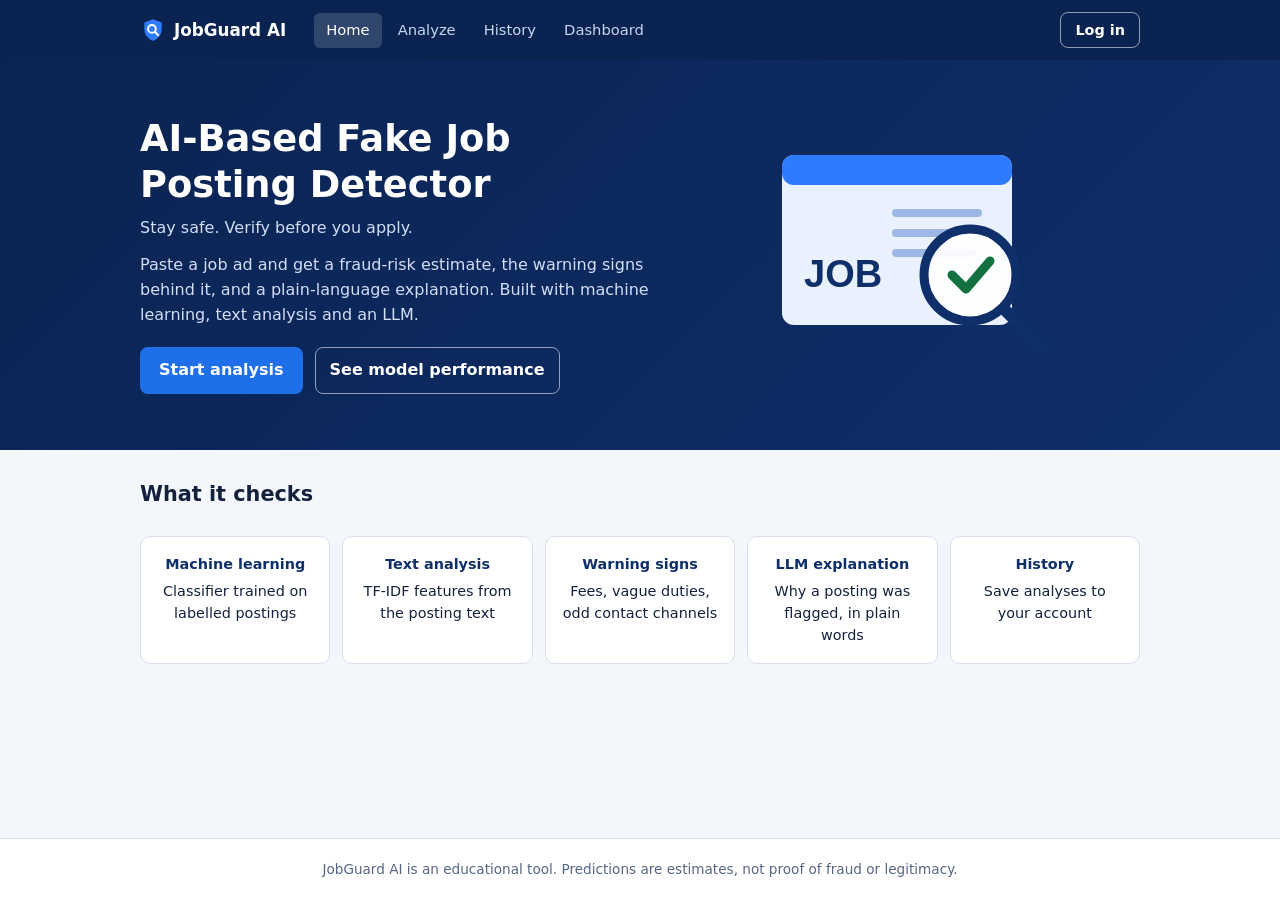
<file: AI-fake job posting detector/frontend/index.html>
<!doctype html>
<html lang="en">
<head>
  <meta charset="utf-8">
  <meta name="viewport" content="width=device-width, initial-scale=1">
  <title>Fake job posting detector · JobGuard AI</title>
  <meta name="description" content="AI-based fake job posting detector: check a job ad for scam warning signs.">
  <link rel="stylesheet" href="css/style.css">
  <link rel="stylesheet" href="css/responsive.css">
</head>
<body data-page="home">
  <header class="site-header" id="site-header"></header>
  <section class="hero">
    <div class="inner">
      <div>
        <h1>AI-Based Fake Job Posting Detector</h1>
        <p>Stay safe. Verify before you apply.</p>
        <p>Paste a job ad and get a fraud-risk estimate, the warning signs behind it, and a plain-language explanation. Built with machine learning, text analysis and an LLM.</p>
        <div class="actions"><a class="btn" href="analyze.html">Start analysis</a><a class="btn ghost" href="dashboard.html">See model performance</a></div>
      </div>
      <svg viewBox="0 0 360 260" role="img" aria-label="A job posting being checked with a magnifying glass">
        <rect x="40" y="30" width="230" height="170" rx="12" fill="#e9f1ff"/>
        <rect x="40" y="30" width="230" height="30" rx="12" fill="#2f7bff"/>
        <text x="62" y="162" font-size="38" font-weight="700" fill="#0f2f6b" font-family="sans-serif">JOB</text>
        <rect x="150" y="84" width="90" height="8" rx="4" fill="#9db8e6"/><rect x="150" y="104" width="72" height="8" rx="4" fill="#9db8e6"/><rect x="150" y="124" width="84" height="8" rx="4" fill="#9db8e6"/>
        <circle cx="228" cy="150" r="46" fill="#fff" fill-opacity=".92" stroke="#0f2f6b" stroke-width="9"/>
        <path d="m262 184 38 38" stroke="#0f2f6b" stroke-width="12" stroke-linecap="round"/>
        <path d="m210 150 14 14 24-28" fill="none" stroke="#12713f" stroke-width="9" stroke-linecap="round" stroke-linejoin="round"/>
      </svg>
    </div>
  </section>
  <main id="main">
    <h2>What it checks</h2>
    <div class="features">
      <div class="feature"><strong>Machine learning</strong>Classifier trained on labelled postings</div>
      <div class="feature"><strong>Text analysis</strong>TF-IDF features from the posting text</div>
      <div class="feature"><strong>Warning signs</strong>Fees, vague duties, odd contact channels</div>
      <div class="feature"><strong>LLM explanation</strong>Why a posting was flagged, in plain words</div>
      <div class="feature"><strong>History</strong>Save analyses to your account</div>
    </div>
  </main>
  <footer class="site-footer">JobGuard AI is an educational tool. Predictions are estimates, not proof of fraud or legitimacy.</footer>
  <script src="js/auth.js" defer></script>
</body>
</html>
</file>
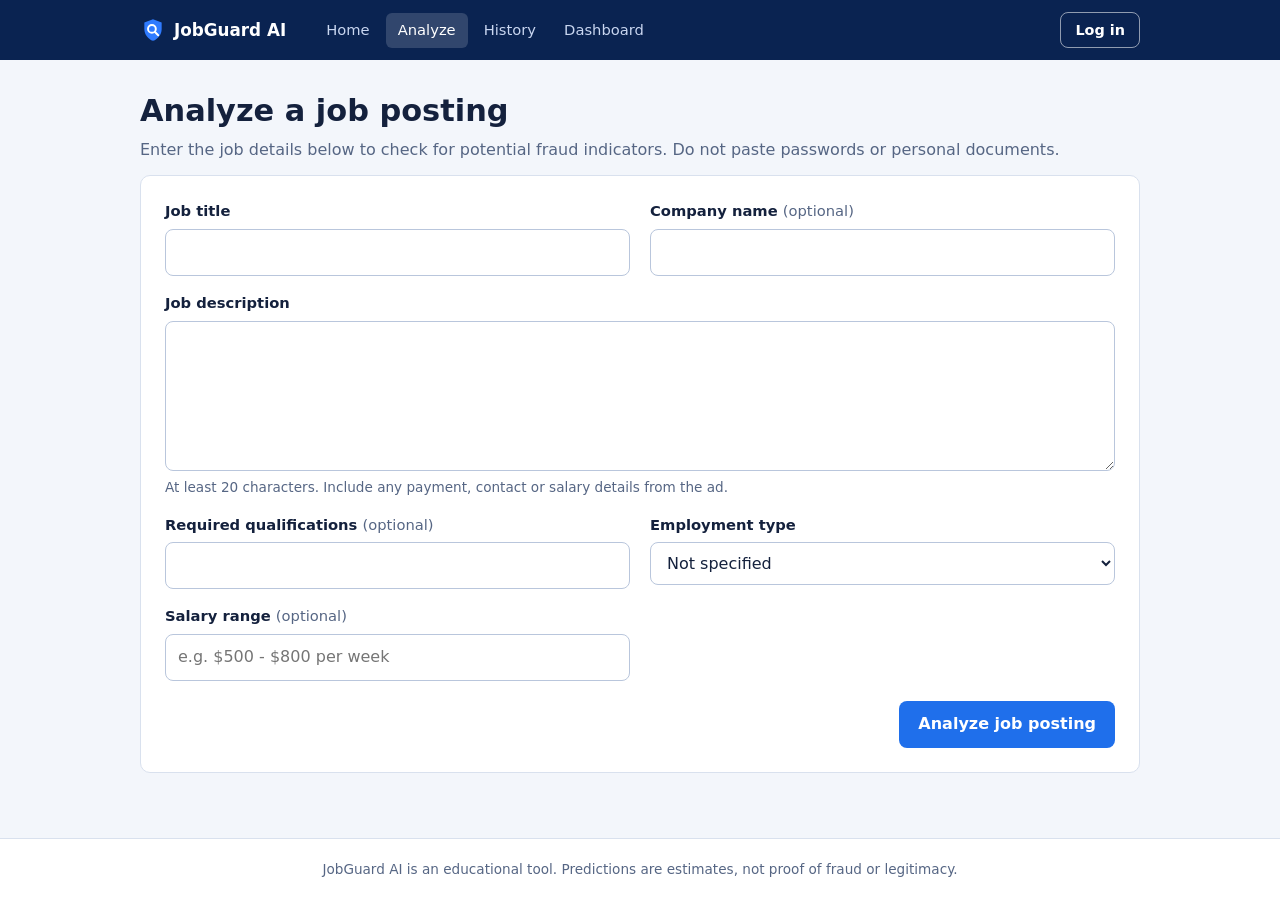
<file: AI-fake job posting detector/frontend/analyze.html>
<!doctype html>
<html lang="en">
<head>
  <meta charset="utf-8">
  <meta name="viewport" content="width=device-width, initial-scale=1">
  <title>Analyze a job posting · JobGuard AI</title>
  <meta name="description" content="AI-based fake job posting detector: check a job ad for scam warning signs.">
  <link rel="stylesheet" href="css/style.css">
  <link rel="stylesheet" href="css/responsive.css">
</head>
<body data-page="analyze">
  <header class="site-header" id="site-header"></header>

  <main id="main">
    <h1>Analyze a job posting</h1>
    <p class="muted">Enter the job details below to check for potential fraud indicators. Do not paste passwords or personal documents.</p>
    <form id="analyze-form" class="card">
      <div id="form-error" class="alert error" role="alert" tabindex="-1"></div>
      <div class="form-grid">
        <div class="field"><label for="job_title">Job title</label><input id="job_title" name="job_title" required minlength="2" maxlength="255" autocomplete="off"></div>
        <div class="field"><label for="company_name">Company name <span class="opt">(optional)</span></label><input id="company_name" name="company_name" maxlength="255" autocomplete="off"></div>
        <div class="field full"><label for="description">Job description</label><textarea id="description" name="description" required minlength="20" maxlength="10000"></textarea><span class="hint">At least 20 characters. Include any payment, contact or salary details from the ad.</span></div>
        <div class="field"><label for="requirements">Required qualifications <span class="opt">(optional)</span></label><input id="requirements" name="requirements" maxlength="5000"></div>
        <div class="field"><label for="employment_type">Employment type</label>
          <select id="employment_type" name="employment_type"><option value="">Not specified</option><option>Full-time</option><option>Part-time</option><option>Contract</option><option>Temporary</option><option>Internship</option></select></div>
        <div class="field"><label for="salary_range">Salary range <span class="opt">(optional)</span></label><input id="salary_range" name="salary_range" maxlength="100" placeholder="e.g. $500 - $800 per week"></div>
      </div>
      <div class="form-actions">
        <label class="check" id="save-row"><input type="checkbox" id="save_history"> Save this analysis to my history</label>
        <button class="btn" type="submit">Analyze job posting</button>
      </div>
    </form>
  </main>
  <footer class="site-footer">JobGuard AI is an educational tool. Predictions are estimates, not proof of fraud or legitimacy.</footer>
  <script src="js/auth.js" defer></script>
  <script src="js/analyze.js" defer></script>
</body>
</html>
</file>
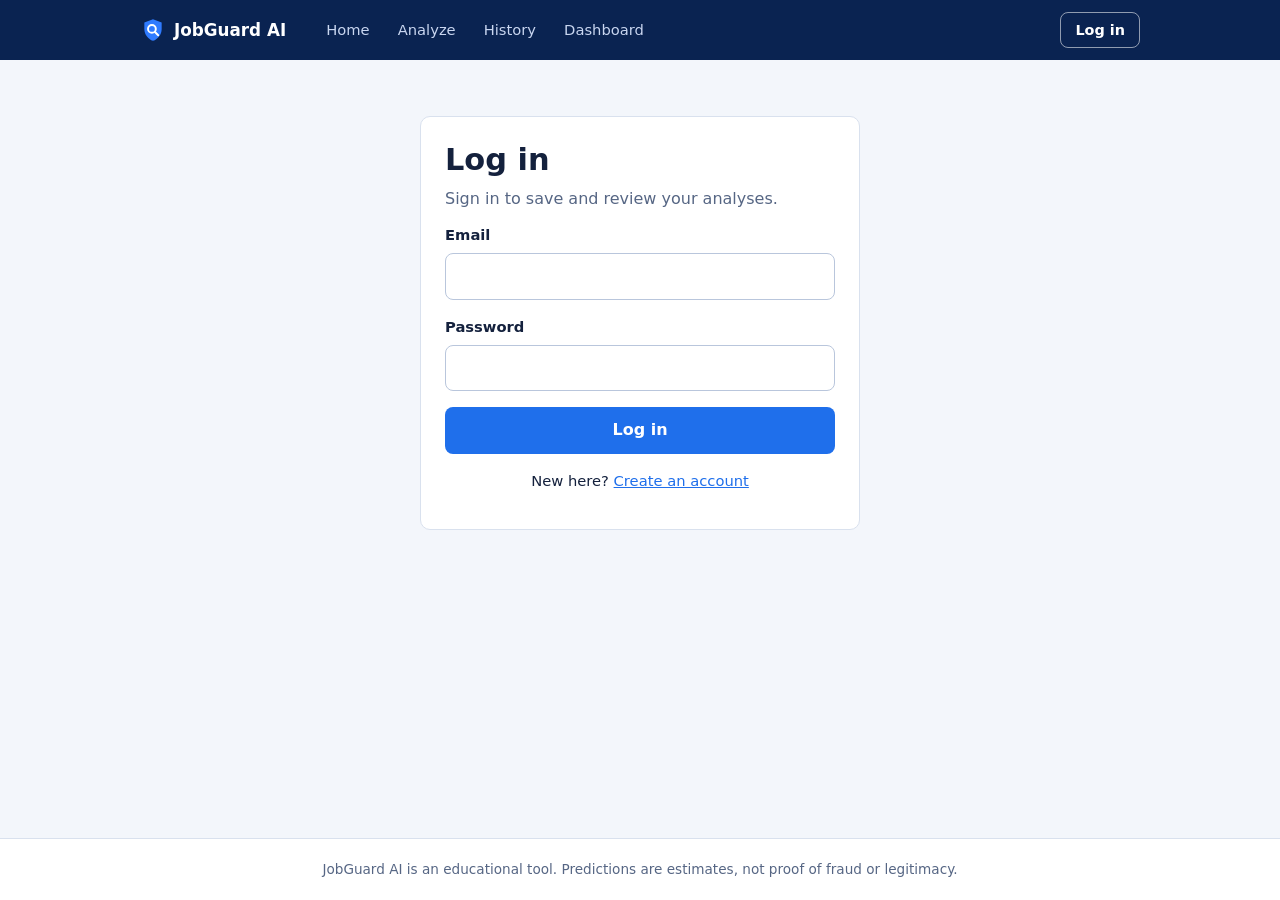
<file: AI-fake job posting detector/frontend/history.html>
<!doctype html>
<html lang="en">
<head>
  <meta charset="utf-8">
  <meta name="viewport" content="width=device-width, initial-scale=1">
  <title>Analysis history · JobGuard AI</title>
  <meta name="description" content="AI-based fake job posting detector: check a job ad for scam warning signs.">
  <link rel="stylesheet" href="css/style.css">
  <link rel="stylesheet" href="css/dashboard.css">
  <link rel="stylesheet" href="css/responsive.css">
</head>
<body data-page="history">
  <header class="site-header" id="site-header"></header>

  <main id="main">
    <h1>Analysis history</h1>
    <p class="muted">View your past job posting analyses.</p>
    <div id="form-error" class="alert error" role="alert"></div>
    <div class="card" id="history-root"><p class="muted">Loading…</p></div>
    <dialog id="detail-dialog" aria-label="Analysis details">
      <div id="detail-body"></div>
      <div class="form-actions"><button class="btn secondary" type="button" id="detail-close">Close</button></div>
    </dialog>
  </main>
  <footer class="site-footer">JobGuard AI is an educational tool. Predictions are estimates, not proof of fraud or legitimacy.</footer>
  <script src="js/auth.js" defer></script>
  <script src="js/history.js" defer></script>
</body>
</html>
</file>
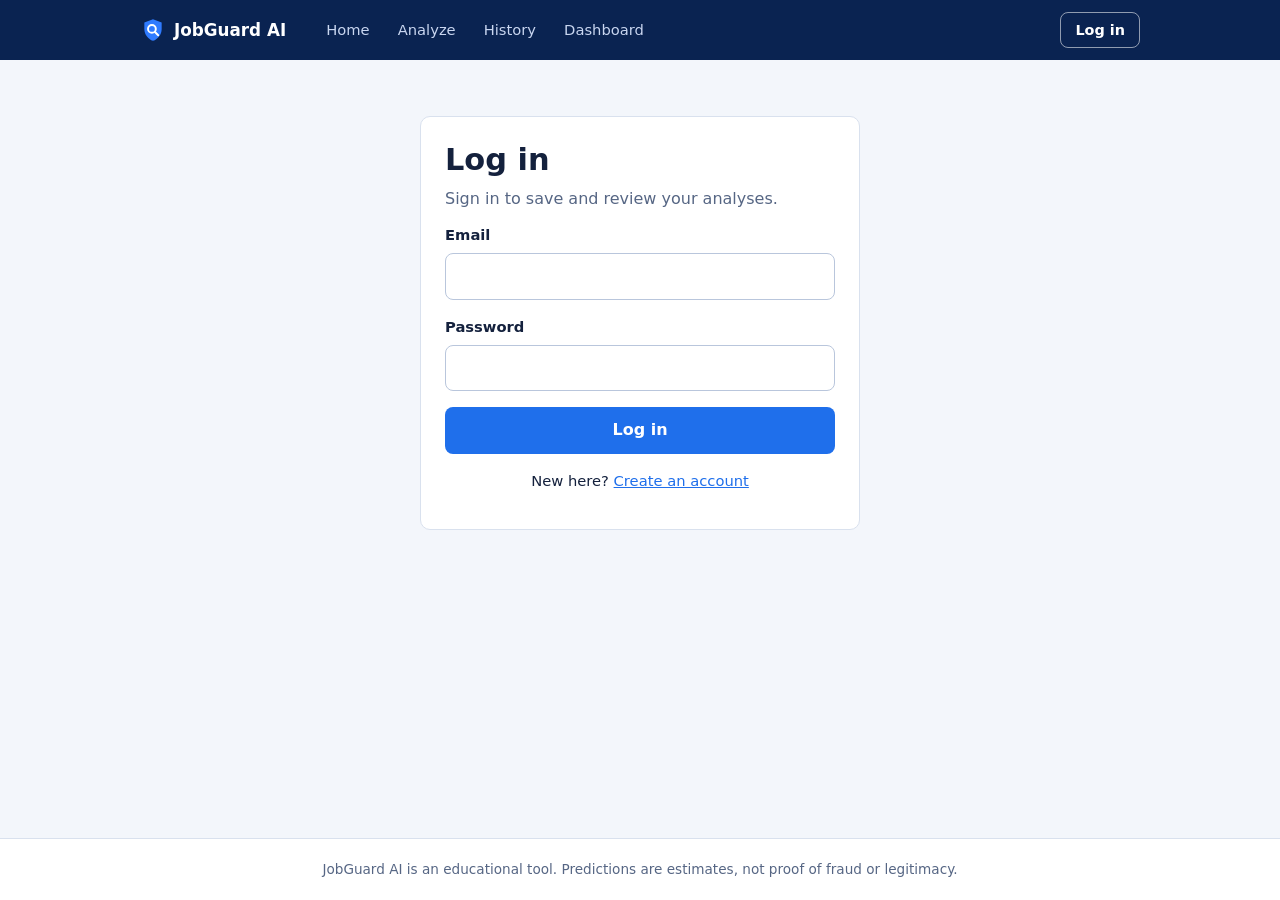
<file: AI-fake job posting detector/frontend/login.html>
<!doctype html>
<html lang="en">
<head>
  <meta charset="utf-8">
  <meta name="viewport" content="width=device-width, initial-scale=1">
  <title>Log in · JobGuard AI</title>
  <meta name="description" content="AI-based fake job posting detector: check a job ad for scam warning signs.">
  <link rel="stylesheet" href="css/style.css">
  <link rel="stylesheet" href="css/auth.css">
  <link rel="stylesheet" href="css/responsive.css">
</head>
<body data-page="login">
  <header class="site-header" id="site-header"></header>

  <main id="main">
    <div class="auth-wrap card">
      <h1>Log in</h1>
      <p class="muted">Sign in to save and review your analyses.</p>
      <div id="form-error" class="alert error" role="alert" tabindex="-1"></div>
      <form id="login-form">
        <div class="field"><label for="email">Email</label><input id="email" name="email" type="email" required autocomplete="email"></div>
        <div class="field"><label for="password">Password</label><input id="password" name="password" type="password" required autocomplete="current-password"></div>
        <button class="btn" type="submit">Log in</button>
      </form>
      <p class="alt">New here? <a href="register.html">Create an account</a></p>
    </div>
  </main>
  <footer class="site-footer">JobGuard AI is an educational tool. Predictions are estimates, not proof of fraud or legitimacy.</footer>
  <script src="js/auth.js" defer></script>
</body>
</html>
</file>
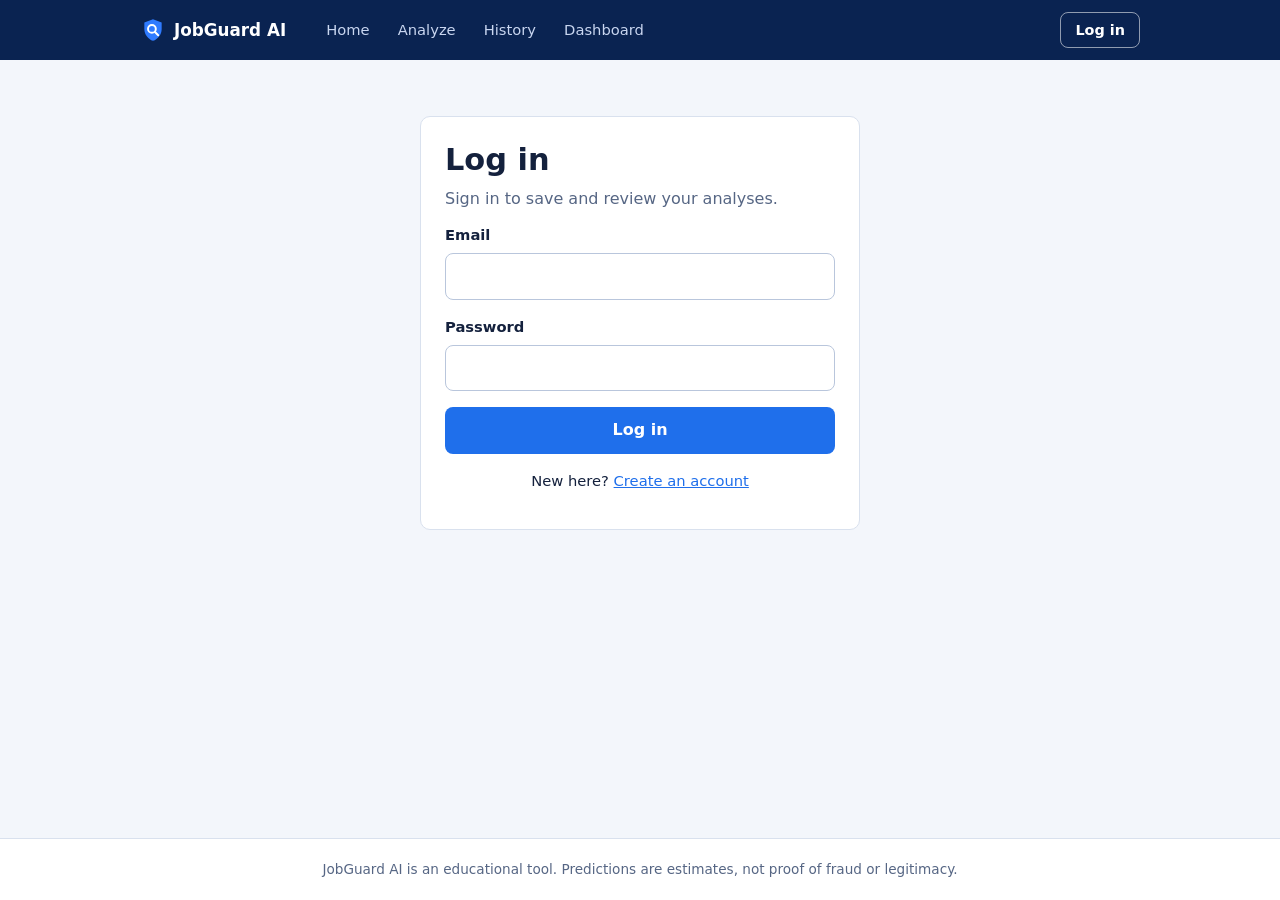
<file: AI-fake job posting detector/frontend/profile.html>
<!doctype html>
<html lang="en">
<head>
  <meta charset="utf-8">
  <meta name="viewport" content="width=device-width, initial-scale=1">
  <title>Profile · JobGuard AI</title>
  <meta name="description" content="AI-based fake job posting detector: check a job ad for scam warning signs.">
  <link rel="stylesheet" href="css/style.css">
  <link rel="stylesheet" href="css/auth.css">
  <link rel="stylesheet" href="css/responsive.css">
</head>
<body data-page="profile">
  <header class="site-header" id="site-header"></header>

  <main id="main">
    <h1>Profile</h1>
    <div id="form-error" class="alert error" role="alert"></div>
    <section class="card">
      <dl class="summary"><dt>Name</dt><dd id="profile-name"></dd><dt>Email</dt><dd id="profile-email"></dd><dt>Member since</dt><dd id="profile-joined"></dd></dl>
      <div class="profile-grid">
        <div class="stat"><b id="stat-total">0</b>Analyses</div><div class="stat"><b id="stat-fraud">0</b>Flagged fraudulent</div>
        <div class="stat"><b id="stat-legit">0</b>Likely legitimate</div><div class="stat"><b id="stat-avg">0%</b>Average probability</div>
      </div>
      <div class="actions-row"><a class="btn secondary" href="history.html">View history</a><button class="btn danger" type="button" id="logout-button">Log out</button></div>
    </section>
  </main>
  <footer class="site-footer">JobGuard AI is an educational tool. Predictions are estimates, not proof of fraud or legitimacy.</footer>
  <script src="js/auth.js" defer></script>
</body>
</html>
</file>
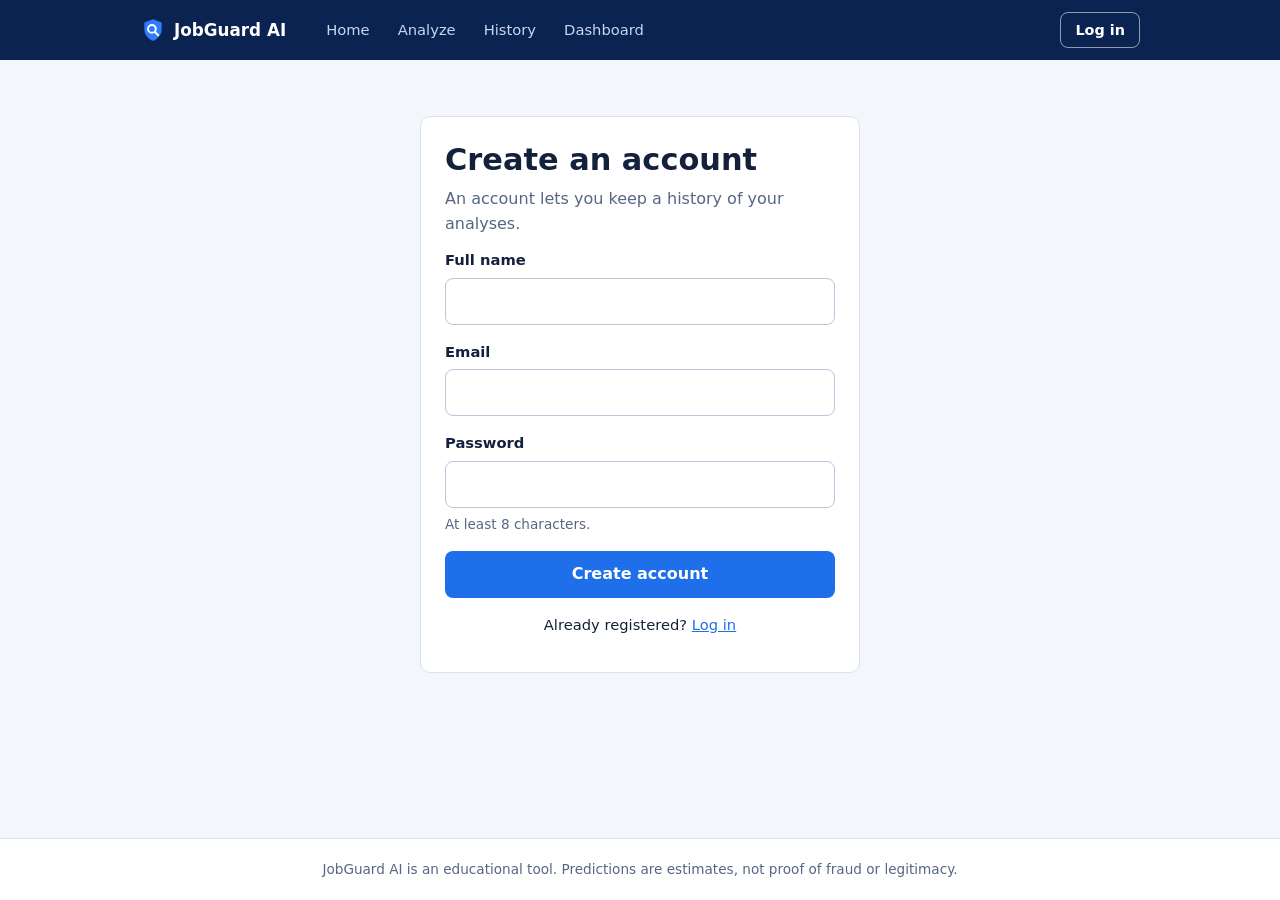
<file: AI-fake job posting detector/frontend/register.html>
<!doctype html>
<html lang="en">
<head>
  <meta charset="utf-8">
  <meta name="viewport" content="width=device-width, initial-scale=1">
  <title>Create an account · JobGuard AI</title>
  <meta name="description" content="AI-based fake job posting detector: check a job ad for scam warning signs.">
  <link rel="stylesheet" href="css/style.css">
  <link rel="stylesheet" href="css/auth.css">
  <link rel="stylesheet" href="css/responsive.css">
</head>
<body data-page="register">
  <header class="site-header" id="site-header"></header>

  <main id="main">
    <div class="auth-wrap card">
      <h1>Create an account</h1>
      <p class="muted">An account lets you keep a history of your analyses.</p>
      <div id="form-error" class="alert error" role="alert" tabindex="-1"></div>
      <form id="register-form">
        <div class="field"><label for="full_name">Full name</label><input id="full_name" name="full_name" required minlength="2" maxlength="120" autocomplete="name"></div>
        <div class="field"><label for="email">Email</label><input id="email" name="email" type="email" required autocomplete="email"></div>
        <div class="field"><label for="password">Password</label><input id="password" name="password" type="password" required minlength="8" maxlength="128" autocomplete="new-password"><span class="hint">At least 8 characters.</span></div>
        <button class="btn" type="submit">Create account</button>
      </form>
      <p class="alt">Already registered? <a href="login.html">Log in</a></p>
    </div>
  </main>
  <footer class="site-footer">JobGuard AI is an educational tool. Predictions are estimates, not proof of fraud or legitimacy.</footer>
  <script src="js/auth.js" defer></script>
</body>
</html>
</file>
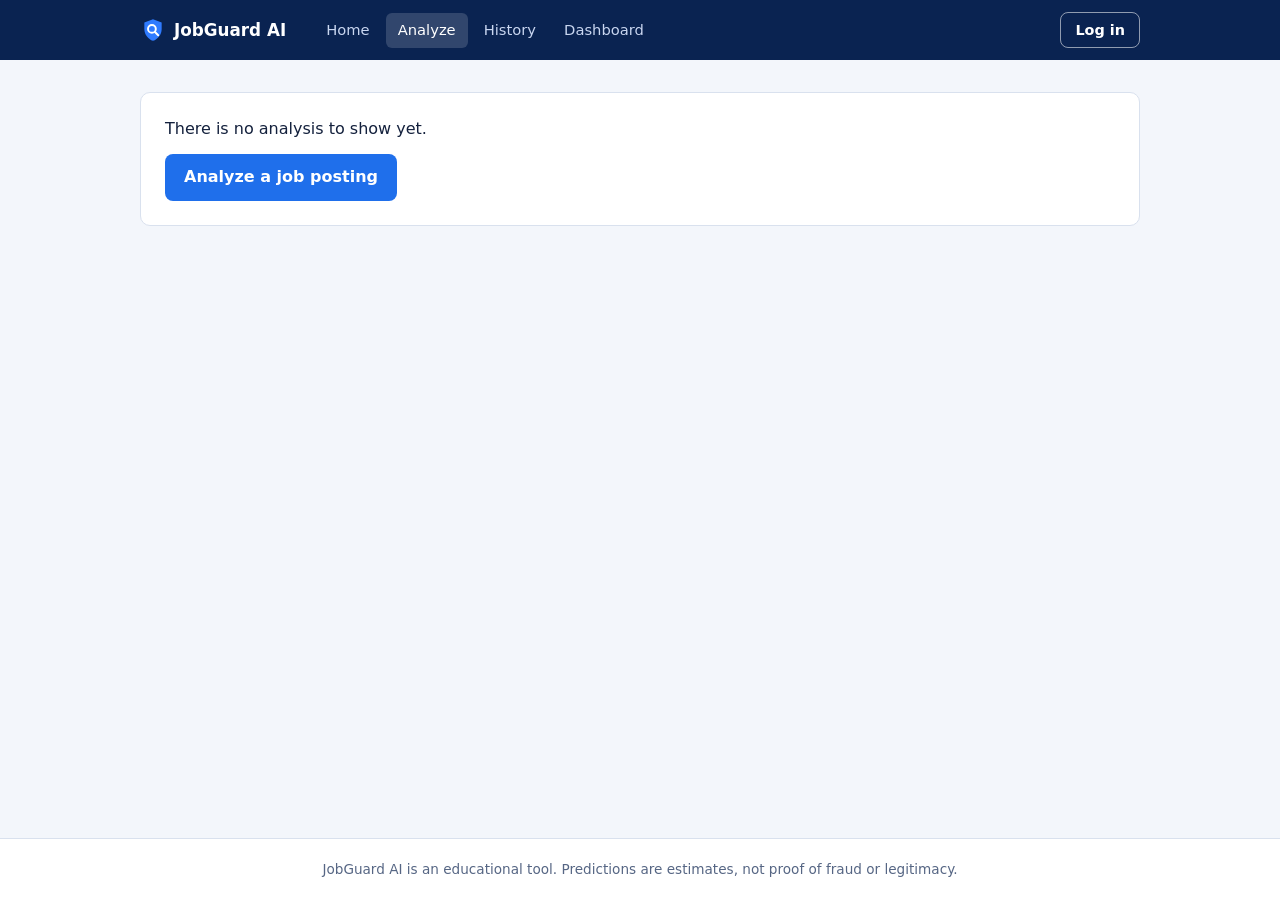
<file: AI-fake job posting detector/frontend/result.html>
<!doctype html>
<html lang="en">
<head>
  <meta charset="utf-8">
  <meta name="viewport" content="width=device-width, initial-scale=1">
  <title>Analysis result · JobGuard AI</title>
  <meta name="description" content="AI-based fake job posting detector: check a job ad for scam warning signs.">
  <link rel="stylesheet" href="css/style.css">
  <link rel="stylesheet" href="css/responsive.css">
</head>
<body data-page="result">
  <header class="site-header" id="site-header"></header>

  <main id="main">
    <div id="result-root"><p class="muted">Loading result…</p></div>
  </main>
  <footer class="site-footer">JobGuard AI is an educational tool. Predictions are estimates, not proof of fraud or legitimacy.</footer>
  <script src="js/auth.js" defer></script>
  <script src="js/analyze.js" defer></script>
</body>
</html>
</file>
<file: AI-fake job posting detector/frontend/css/style.css>
:root {
  --navy-900: #0a2351; --navy-800: #0f2f6b; --blue-600: #1f6feb; --blue-700: #1858c0; --blue-50: #eef4ff;
  --ink: #14213d; --muted: #566684; --line: #d9e1ee; --bg: #f3f6fb; --white: #fff;
  --red-600: #c9252d; --red-50: #fdecee; --green-700: #12713f; --green-50: #e5f5ec; --amber-700: #8a5a00; --amber-50: #fff4dc;
  --radius: 10px;
  --font: "Inter", "Segoe UI", system-ui, -apple-system, "Helvetica Neue", Arial, sans-serif;
}
* { box-sizing: border-box; }
html { -webkit-text-size-adjust: 100%; }
body { margin: 0; font-family: var(--font); color: var(--ink); background: var(--bg); line-height: 1.55; min-height: 100vh; display: flex; flex-direction: column; }
main { flex: 1; width: 100%; max-width: 1040px; margin: 0 auto; padding: 32px 20px 56px; }
h1, h2, h3 { line-height: 1.25; margin: 0 0 8px; }
h1 { font-size: 1.9rem; } h2 { font-size: 1.3rem; } h3 { font-size: 1.05rem; }
p { margin: 0 0 12px; }
a { color: var(--blue-600); }
:focus-visible { outline: 3px solid #8bb4ff; outline-offset: 2px; border-radius: 4px; }
[hidden] { display: none !important; }
.muted { color: var(--muted); }
.sr-only { position: absolute; width: 1px; height: 1px; overflow: hidden; clip: rect(0 0 0 0); white-space: nowrap; }

/* Header */
.site-header { background: var(--navy-900); color: #fff; }
.site-header .bar { max-width: 1040px; margin: 0 auto; padding: 12px 20px; display: flex; align-items: center; gap: 28px; }
.brand { display: flex; align-items: center; gap: 8px; color: #fff; font-weight: 700; text-decoration: none; font-size: 1.05rem; }
.nav { display: flex; gap: 4px; flex: 1; }
.nav a { color: #c9d6f0; text-decoration: none; padding: 6px 12px; border-radius: 6px; font-size: .92rem; }
.nav a:hover { color: #fff; background: rgba(255,255,255,.08); }
.nav a[aria-current="page"] { color: #fff; background: rgba(255,255,255,.16); }
.account { display: flex; align-items: center; gap: 10px; font-size: .9rem; }
.account a.link { color: #fff; }

/* Buttons */
.btn { display: inline-flex; align-items: center; justify-content: center; gap: 8px; border: 1px solid transparent; border-radius: 8px; padding: 10px 18px; font: inherit; font-weight: 600; cursor: pointer; text-decoration: none; background: var(--blue-600); color: #fff; }
.btn:hover { background: var(--blue-700); }
.btn[disabled] { opacity: .6; cursor: not-allowed; }
.btn.secondary { background: #fff; color: var(--ink); border-color: var(--line); }
.btn.secondary:hover { background: var(--blue-50); }
.btn.ghost { background: transparent; color: #fff; border-color: rgba(255,255,255,.55); padding: 6px 14px; }
.btn.ghost:hover { background: rgba(255,255,255,.12); }
.btn.danger { background: #fff; color: var(--red-600); border-color: #efb4b8; }
.btn.small { padding: 5px 12px; font-size: .85rem; }

/* Hero */
.hero { background: linear-gradient(135deg, var(--navy-900), var(--navy-800)); color: #fff; }
.hero .inner { max-width: 1040px; margin: 0 auto; padding: 56px 20px; display: grid; grid-template-columns: 1.1fr .9fr; gap: 32px; align-items: center; }
.hero h1 { font-size: 2.3rem; }
.hero p { color: #d3def5; max-width: 52ch; }
.hero .actions { display: flex; gap: 12px; flex-wrap: wrap; margin-top: 20px; }
.hero svg { width: 100%; max-width: 360px; justify-self: center; }
.features { display: grid; grid-template-columns: repeat(5, 1fr); gap: 12px; margin-top: 28px; }
.feature { background: #fff; border: 1px solid var(--line); border-radius: var(--radius); padding: 16px; text-align: center; font-size: .9rem; }
.feature strong { display: block; margin-bottom: 4px; color: var(--navy-800); }

/* Cards and forms */
.card { background: #fff; border: 1px solid var(--line); border-radius: var(--radius); padding: 24px; }
.card + .card { margin-top: 20px; }
.form-grid { display: grid; grid-template-columns: 1fr 1fr; gap: 16px 20px; }
.field { display: flex; flex-direction: column; gap: 6px; }
.field.full { grid-column: 1 / -1; }
label { font-weight: 600; font-size: .92rem; }
label .opt { font-weight: 400; color: var(--muted); }
input, select, textarea { font: inherit; color: inherit; padding: 10px 12px; border: 1px solid #b9c6dc; border-radius: 8px; background: #fff; width: 100%; }
textarea { min-height: 150px; resize: vertical; }
input:focus, select:focus, textarea:focus { border-color: var(--blue-600); outline: none; box-shadow: 0 0 0 3px #cfe0ff; }
.hint { font-size: .85rem; color: var(--muted); }
.check { display: flex; align-items: center; gap: 8px; font-weight: 400; }
.check input { width: auto; }
.form-actions { display: flex; justify-content: flex-end; align-items: center; gap: 16px; margin-top: 20px; }
.alert { border-radius: 8px; padding: 12px 14px; font-size: .92rem; margin-bottom: 16px; border: 1px solid; }
.alert.error { background: var(--red-50); border-color: #efb4b8; color: #8c1a21; }
.alert.info { background: var(--blue-50); border-color: #bcd2fb; color: #1a3d80; }
.alert.warn { background: var(--amber-50); border-color: #f0d28a; color: var(--amber-700); }
.alert:empty { display: none; }

/* Result */
.verdict { display: flex; align-items: center; gap: 20px; border-radius: var(--radius); padding: 22px 24px; border: 1px solid; }
.verdict.fraud { background: var(--red-50); border-color: #efb4b8; }
.verdict.legit { background: var(--green-50); border-color: #a9dcc0; }
.verdict .text { flex: 1; }
.verdict.fraud h1 { color: var(--red-600); } .verdict.legit h1 { color: var(--green-700); }
.ring { width: 96px; height: 96px; flex: none; text-align: center; }
.ring text { font-weight: 700; font-size: 20px; fill: var(--ink); }
.ring .sub { font-size: 8px; font-weight: 400; fill: var(--muted); }
.two-col { display: grid; grid-template-columns: 1.4fr 1fr; gap: 20px; margin-top: 20px; }
.indicators { list-style: none; margin: 0; padding: 0; display: grid; gap: 10px; }
.indicators li { display: flex; gap: 10px; align-items: flex-start; }
.sev { flex: none; font-size: .75rem; font-weight: 700; padding: 2px 8px; border-radius: 999px; margin-top: 3px; }
.sev.high { background: var(--red-50); color: var(--red-600); }
.sev.medium { background: var(--amber-50); color: var(--amber-700); }
.sev.low { background: var(--blue-50); color: #1a3d80; }
.evidence { display: block; color: var(--muted); font-size: .85rem; }
dl.summary { margin: 0; display: grid; grid-template-columns: auto 1fr; gap: 6px 14px; font-size: .92rem; }
dl.summary dt { color: var(--muted); } dl.summary dd { margin: 0; overflow-wrap: anywhere; }
.actions-row { display: flex; gap: 12px; margin-top: 20px; flex-wrap: wrap; }
.actions-row .btn { flex: 1 1 200px; }
.explanation ol { padding-left: 20px; display: grid; gap: 10px; }
.recommend { background: var(--blue-50); border: 1px solid #bcd2fb; border-radius: 8px; padding: 14px 16px; margin-top: 16px; }
.badge { display: inline-block; padding: 2px 10px; border-radius: 6px; font-size: .82rem; font-weight: 600; }
.badge.fraud { background: var(--red-50); color: var(--red-600); }
.badge.legit { background: var(--green-50); color: var(--green-700); }
.site-footer { text-align: center; color: var(--muted); font-size: .85rem; padding: 20px; border-top: 1px solid var(--line); background: #fff; }

@media (prefers-reduced-motion: no-preference) {
  .btn { transition: background-color .15s; }
}
</file>
<file: AI-fake job posting detector/frontend/css/responsive.css>
@media (max-width: 860px) {
  .hero .inner { grid-template-columns: 1fr; padding: 36px 20px; }
  .hero svg { display: none; }
  .features { grid-template-columns: 1fr 1fr; }
  .two-col { grid-template-columns: 1fr; }
  .site-header .bar { flex-wrap: wrap; gap: 10px 16px; }
  .nav { order: 3; flex-basis: 100%; overflow-x: auto; }
}
@media (max-width: 600px) {
  main { padding: 20px 14px 40px; }
  .form-grid { grid-template-columns: 1fr; }
  .card { padding: 18px; }
  .verdict { flex-direction: column; align-items: flex-start; }
  h1 { font-size: 1.55rem; }
  .hero h1 { font-size: 1.8rem; }
  .features { grid-template-columns: 1fr; }
}
</file>
<file: AI-fake job posting detector/frontend/css/dashboard.css>
.metric-cards { display: grid; grid-template-columns: repeat(4, 1fr); gap: 14px; margin: 20px 0; }
.metric { border-radius: var(--radius); padding: 14px 16px; border: 1px solid; }
.metric span { display: block; font-size: .85rem; color: var(--muted); }
.metric b { font-size: 1.7rem; }
.metric.m1 { background: #eaf2ff; border-color: #c4d9ff; } .metric.m2 { background: #e8f7ee; border-color: #b6e1c8; }
.metric.m3 { background: #fff3df; border-color: #f3d9a4; } .metric.m4 { background: #f3ecff; border-color: #d8c6f5; }
.panels { display: grid; grid-template-columns: 1fr 1.3fr; gap: 20px; }
.matrix { display: grid; grid-template-columns: auto 1fr 1fr; grid-template-rows: auto 1fr 1fr auto; gap: 4px; max-width: 360px; margin-top: 12px; font-size: .85rem; }
.matrix .cell { display: flex; flex-direction: column; align-items: center; justify-content: center; min-height: 84px; border-radius: 6px; color: #fff; font-weight: 700; font-size: 1.3rem; }
.matrix .cell small { font-weight: 400; font-size: .75rem; opacity: .9; }
.matrix .axis { color: var(--muted); display: flex; align-items: center; justify-content: center; text-align: center; }
.bars { display: flex; align-items: flex-end; justify-content: space-around; gap: 12px; height: 200px; border-left: 1px solid var(--line); border-bottom: 1px solid var(--line); padding: 8px 8px 0; margin-top: 12px; }
.bar-group { flex: 1; display: flex; flex-direction: column; align-items: center; justify-content: flex-end; height: 100%; }
.bar-pair { display: flex; align-items: flex-end; gap: 4px; height: 100%; width: 100%; justify-content: center; }
.bar { width: 28%; max-width: 34px; min-height: 2px; border-radius: 4px 4px 0 0; }
.bar.a { background: var(--blue-600); } .bar.b { background: #1fa971; }
.bar-labels { display: flex; justify-content: space-around; gap: 12px; padding: 6px 8px 0; font-size: .8rem; color: var(--muted); }
.bar-labels span { flex: 1; text-align: center; }
.legend { display: flex; gap: 16px; font-size: .85rem; margin-top: 8px; }
.legend i { display: inline-block; width: 10px; height: 10px; border-radius: 2px; margin-right: 6px; }

.table-wrap { overflow-x: auto; }
table { width: 100%; border-collapse: collapse; font-size: .92rem; }
th, td { text-align: left; padding: 10px 12px; border-bottom: 1px solid var(--line); white-space: nowrap; }
th { background: var(--bg); font-weight: 600; color: var(--muted); }
.pager { display: flex; align-items: center; gap: 6px; margin-top: 16px; flex-wrap: wrap; }
.pager .total { margin-left: auto; color: var(--muted); font-size: .88rem; }
.pager button { min-width: 34px; }
.pager button[aria-current="page"] { background: var(--blue-600); color: #fff; }
dialog { border: 1px solid var(--line); border-radius: 12px; padding: 24px; width: min(680px, 94vw); max-height: 86vh; overflow: auto; }
dialog::backdrop { background: rgba(10, 35, 81, .45); }
.empty { text-align: center; padding: 32px 12px; color: var(--muted); }
@media (max-width: 860px) { .metric-cards { grid-template-columns: 1fr 1fr; } .panels { grid-template-columns: 1fr; } }
</file>
<file: AI-fake job posting detector/frontend/css/auth.css>
.auth-wrap { max-width: 440px; margin: 24px auto; }
.auth-wrap form { display: grid; gap: 16px; }
.auth-wrap .alt { text-align: center; margin-top: 16px; font-size: .92rem; }
.profile-grid { display: grid; grid-template-columns: repeat(4, 1fr); gap: 12px; margin-top: 16px; }
.stat { background: var(--blue-50); border: 1px solid #cfe0ff; border-radius: 8px; padding: 14px; }
.stat b { display: block; font-size: 1.5rem; }
@media (max-width: 600px) { .profile-grid { grid-template-columns: 1fr 1fr; } }
</file>
